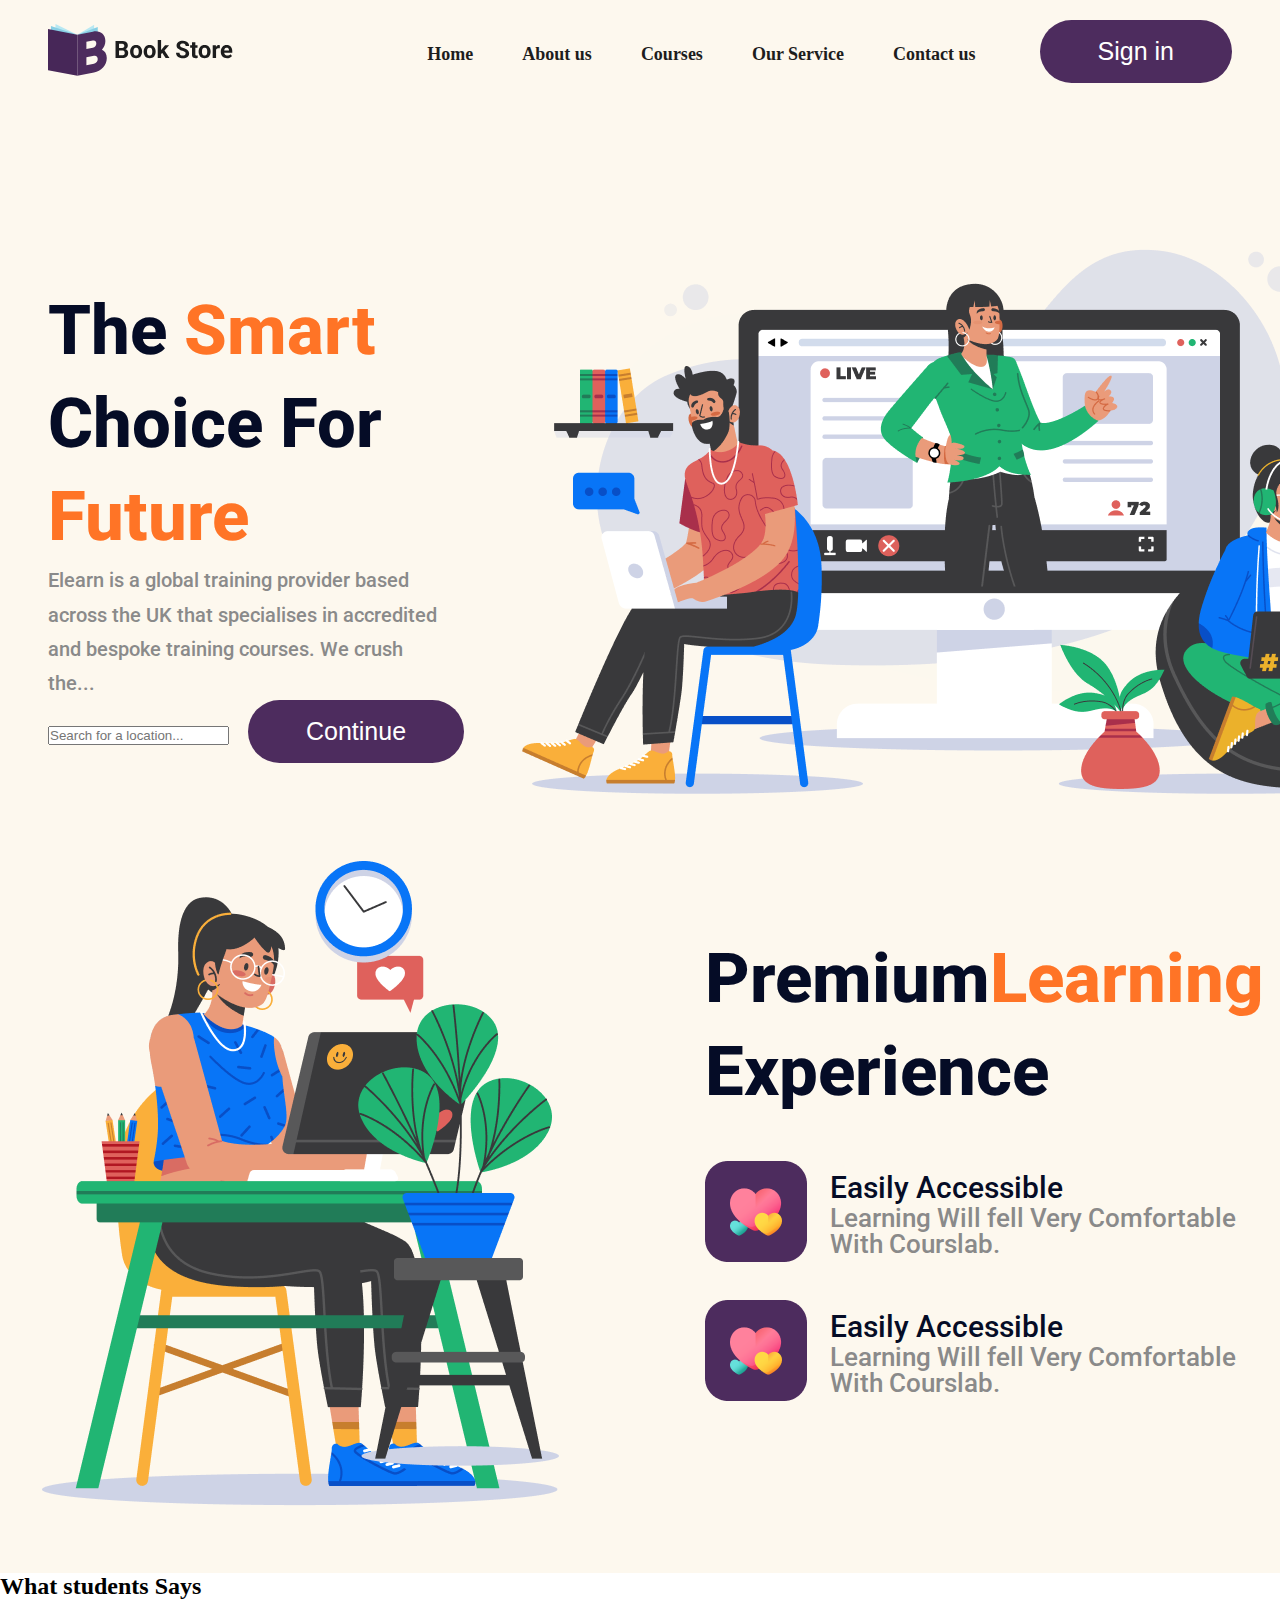
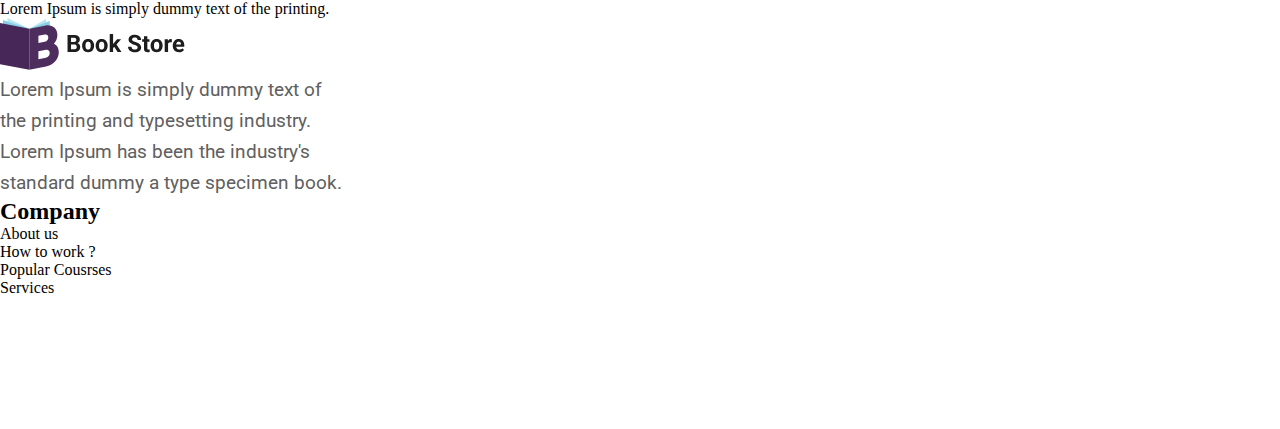
<file: index.html>
<!DOCTYPE html>
<html lang="en">
<head>
    <meta charset="UTF-8">
    <meta http-equiv="X-UA-Compatible" content="IE=edge">
    <meta name="viewport" content="width=device-width, initial-scale=1.0">
    <link rel="preconnect" href="https://fonts.googleapis.com">
<link rel="preconnect" href="https://fonts.gstatic.com" crossorigin>
<link href="https://fonts.googleapis.com/css2?family=Roboto:wght@100;300;400;500;700;900&display=swap" rel="stylesheet">
    <link rel="stylesheet" href="./assets/css/style.css">
    <title>Vardan Classes</title>
</head>

<body>
    <header>
        <div class="container">
            <div class="outerdiv">

                <div class="logo">
                    <svg width="185" height="52" viewBox="0 0 185 52" fill="none" xmlns="http://www.w3.org/2000/svg">
                    <path d="M74.2031 26.5117H69.8203L69.7969 24.0977H73.4766C74.125 24.0977 74.6562 24.0156 75.0703 23.8516C75.4844 23.6797 75.793 23.4336 75.9961 23.1133C76.207 22.7852 76.3125 22.3867 76.3125 21.918C76.3125 21.3867 76.2109 20.957 76.0078 20.6289C75.8125 20.3008 75.5039 20.0625 75.082 19.9141C74.668 19.7656 74.1328 19.6914 73.4766 19.6914H71.0391V34H67.5234V16.9375H73.4766C74.4688 16.9375 75.3555 17.0312 76.1367 17.2188C76.9258 17.4062 77.5938 17.6914 78.1406 18.0742C78.6875 18.457 79.1055 18.9414 79.3945 19.5273C79.6836 20.1055 79.8281 20.793 79.8281 21.5898C79.8281 22.293 79.668 22.9414 79.3477 23.5352C79.0352 24.1289 78.5391 24.6133 77.8594 24.9883C77.1875 25.3633 76.3086 25.5703 75.2227 25.6094L74.2031 26.5117ZM74.0508 34H68.8594L70.2305 31.2578H74.0508C74.668 31.2578 75.1719 31.1602 75.5625 30.9648C75.9531 30.7617 76.2422 30.4883 76.4297 30.1445C76.6172 29.8008 76.7109 29.4062 76.7109 28.9609C76.7109 28.4609 76.625 28.0273 76.4531 27.6602C76.2891 27.293 76.0234 27.0117 75.6562 26.8164C75.2891 26.6133 74.8047 26.5117 74.2031 26.5117H70.8164L70.8398 24.0977H75.0586L75.8672 25.0469C76.9062 25.0312 77.7422 25.2148 78.375 25.5977C79.0156 25.9727 79.4805 26.4609 79.7695 27.0625C80.0664 27.6641 80.2148 28.3086 80.2148 28.9961C80.2148 30.0898 79.9766 31.0117 79.5 31.7617C79.0234 32.5039 78.3242 33.0625 77.4023 33.4375C76.4883 33.8125 75.3711 34 74.0508 34ZM82.1016 27.7891V27.543C82.1016 26.6133 82.2344 25.7578 82.5 24.9766C82.7656 24.1875 83.1523 23.5039 83.6602 22.9258C84.168 22.3477 84.793 21.8984 85.5352 21.5781C86.2773 21.25 87.1289 21.0859 88.0898 21.0859C89.0508 21.0859 89.9062 21.25 90.6562 21.5781C91.4062 21.8984 92.0352 22.3477 92.543 22.9258C93.0586 23.5039 93.4492 24.1875 93.7148 24.9766C93.9805 25.7578 94.1133 26.6133 94.1133 27.543V27.7891C94.1133 28.7109 93.9805 29.5664 93.7148 30.3555C93.4492 31.1367 93.0586 31.8203 92.543 32.4062C92.0352 32.9844 91.4102 33.4336 90.668 33.7539C89.9258 34.0742 89.0742 34.2344 88.1133 34.2344C87.1523 34.2344 86.2969 34.0742 85.5469 33.7539C84.8047 33.4336 84.1758 32.9844 83.6602 32.4062C83.1523 31.8203 82.7656 31.1367 82.5 30.3555C82.2344 29.5664 82.1016 28.7109 82.1016 27.7891ZM85.4766 27.543V27.7891C85.4766 28.3203 85.5234 28.8164 85.6172 29.2773C85.7109 29.7383 85.8594 30.1445 86.0625 30.4961C86.2734 30.8398 86.5469 31.1094 86.8828 31.3047C87.2188 31.5 87.6289 31.5977 88.1133 31.5977C88.582 31.5977 88.9844 31.5 89.3203 31.3047C89.6562 31.1094 89.9258 30.8398 90.1289 30.4961C90.332 30.1445 90.4805 29.7383 90.5742 29.2773C90.6758 28.8164 90.7266 28.3203 90.7266 27.7891V27.543C90.7266 27.0273 90.6758 26.543 90.5742 26.0898C90.4805 25.6289 90.3281 25.2227 90.1172 24.8711C89.9141 24.5117 89.6445 24.2305 89.3086 24.0273C88.9727 23.8242 88.5664 23.7227 88.0898 23.7227C87.6133 23.7227 87.207 23.8242 86.8711 24.0273C86.543 24.2305 86.2734 24.5117 86.0625 24.8711C85.8594 25.2227 85.7109 25.6289 85.6172 26.0898C85.5234 26.543 85.4766 27.0273 85.4766 27.543ZM95.6484 27.7891V27.543C95.6484 26.6133 95.7812 25.7578 96.0469 24.9766C96.3125 24.1875 96.6992 23.5039 97.207 22.9258C97.7148 22.3477 98.3398 21.8984 99.082 21.5781C99.8242 21.25 100.676 21.0859 101.637 21.0859C102.598 21.0859 103.453 21.25 104.203 21.5781C104.953 21.8984 105.582 22.3477 106.09 22.9258C106.605 23.5039 106.996 24.1875 107.262 24.9766C107.527 25.7578 107.66 26.6133 107.66 27.543V27.7891C107.66 28.7109 107.527 29.5664 107.262 30.3555C106.996 31.1367 106.605 31.8203 106.09 32.4062C105.582 32.9844 104.957 33.4336 104.215 33.7539C103.473 34.0742 102.621 34.2344 101.66 34.2344C100.699 34.2344 99.8438 34.0742 99.0938 33.7539C98.3516 33.4336 97.7227 32.9844 97.207 32.4062C96.6992 31.8203 96.3125 31.1367 96.0469 30.3555C95.7812 29.5664 95.6484 28.7109 95.6484 27.7891ZM99.0234 27.543V27.7891C99.0234 28.3203 99.0703 28.8164 99.1641 29.2773C99.2578 29.7383 99.4062 30.1445 99.6094 30.4961C99.8203 30.8398 100.094 31.1094 100.43 31.3047C100.766 31.5 101.176 31.5977 101.66 31.5977C102.129 31.5977 102.531 31.5 102.867 31.3047C103.203 31.1094 103.473 30.8398 103.676 30.4961C103.879 30.1445 104.027 29.7383 104.121 29.2773C104.223 28.8164 104.273 28.3203 104.273 27.7891V27.543C104.273 27.0273 104.223 26.543 104.121 26.0898C104.027 25.6289 103.875 25.2227 103.664 24.8711C103.461 24.5117 103.191 24.2305 102.855 24.0273C102.52 23.8242 102.113 23.7227 101.637 23.7227C101.16 23.7227 100.754 23.8242 100.418 24.0273C100.09 24.2305 99.8203 24.5117 99.6094 24.8711C99.4062 25.2227 99.2578 25.6289 99.1641 26.0898C99.0703 26.543 99.0234 27.0273 99.0234 27.543ZM113.109 15.9883V34H109.734V15.9883H113.109ZM121.102 21.3203L115.594 27.6016L112.641 30.5898L111.41 28.1523L113.754 25.1758L117.047 21.3203H121.102ZM117.598 34L113.848 28.1406L116.18 26.1016L121.488 34H117.598ZM137.625 29.5352C137.625 29.2305 137.578 28.957 137.484 28.7148C137.398 28.4648 137.234 28.2383 136.992 28.0352C136.75 27.8242 136.41 27.6172 135.973 27.4141C135.535 27.2109 134.969 27 134.273 26.7812C133.5 26.5312 132.766 26.25 132.07 25.9375C131.383 25.625 130.773 25.2617 130.242 24.8477C129.719 24.4258 129.305 23.9375 129 23.3828C128.703 22.8281 128.555 22.1836 128.555 21.4492C128.555 20.7383 128.711 20.0938 129.023 19.5156C129.336 18.9297 129.773 18.4297 130.336 18.0156C130.898 17.5938 131.562 17.2695 132.328 17.043C133.102 16.8164 133.949 16.7031 134.871 16.7031C136.129 16.7031 137.227 16.9297 138.164 17.3828C139.102 17.8359 139.828 18.457 140.344 19.2461C140.867 20.0352 141.129 20.9375 141.129 21.9531H137.637C137.637 21.4531 137.531 21.0156 137.32 20.6406C137.117 20.2578 136.805 19.957 136.383 19.7383C135.969 19.5195 135.445 19.4102 134.812 19.4102C134.203 19.4102 133.695 19.5039 133.289 19.6914C132.883 19.8711 132.578 20.1172 132.375 20.4297C132.172 20.7344 132.07 21.0781 132.07 21.4609C132.07 21.75 132.141 22.0117 132.281 22.2461C132.43 22.4805 132.648 22.6992 132.938 22.9023C133.227 23.1055 133.582 23.2969 134.004 23.4766C134.426 23.6562 134.914 23.832 135.469 24.0039C136.398 24.2852 137.215 24.6016 137.918 24.9531C138.629 25.3047 139.223 25.6992 139.699 26.1367C140.176 26.5742 140.535 27.0703 140.777 27.625C141.02 28.1797 141.141 28.8086 141.141 29.5117C141.141 30.2539 140.996 30.918 140.707 31.5039C140.418 32.0898 140 32.5859 139.453 32.9922C138.906 33.3984 138.254 33.707 137.496 33.918C136.738 34.1289 135.891 34.2344 134.953 34.2344C134.109 34.2344 133.277 34.125 132.457 33.9062C131.637 33.6797 130.891 33.3398 130.219 32.8867C129.555 32.4336 129.023 31.8555 128.625 31.1523C128.227 30.4492 128.027 29.6172 128.027 28.6562H131.555C131.555 29.1875 131.637 29.6367 131.801 30.0039C131.965 30.3711 132.195 30.668 132.492 30.8945C132.797 31.1211 133.156 31.2852 133.57 31.3867C133.992 31.4883 134.453 31.5391 134.953 31.5391C135.562 31.5391 136.062 31.4531 136.453 31.2812C136.852 31.1094 137.145 30.8711 137.332 30.5664C137.527 30.2617 137.625 29.918 137.625 29.5352ZM149.531 21.3203V23.7109H142.148V21.3203H149.531ZM143.977 18.1914H147.352V30.1797C147.352 30.5469 147.398 30.8281 147.492 31.0234C147.594 31.2188 147.742 31.3555 147.938 31.4336C148.133 31.5039 148.379 31.5391 148.676 31.5391C148.887 31.5391 149.074 31.5312 149.238 31.5156C149.41 31.4922 149.555 31.4688 149.672 31.4453L149.684 33.9297C149.395 34.0234 149.082 34.0977 148.746 34.1523C148.41 34.207 148.039 34.2344 147.633 34.2344C146.891 34.2344 146.242 34.1133 145.688 33.8711C145.141 33.6211 144.719 33.2227 144.422 32.6758C144.125 32.1289 143.977 31.4102 143.977 30.5195V18.1914ZM150.609 27.7891V27.543C150.609 26.6133 150.742 25.7578 151.008 24.9766C151.273 24.1875 151.66 23.5039 152.168 22.9258C152.676 22.3477 153.301 21.8984 154.043 21.5781C154.785 21.25 155.637 21.0859 156.598 21.0859C157.559 21.0859 158.414 21.25 159.164 21.5781C159.914 21.8984 160.543 22.3477 161.051 22.9258C161.566 23.5039 161.957 24.1875 162.223 24.9766C162.488 25.7578 162.621 26.6133 162.621 27.543V27.7891C162.621 28.7109 162.488 29.5664 162.223 30.3555C161.957 31.1367 161.566 31.8203 161.051 32.4062C160.543 32.9844 159.918 33.4336 159.176 33.7539C158.434 34.0742 157.582 34.2344 156.621 34.2344C155.66 34.2344 154.805 34.0742 154.055 33.7539C153.312 33.4336 152.684 32.9844 152.168 32.4062C151.66 31.8203 151.273 31.1367 151.008 30.3555C150.742 29.5664 150.609 28.7109 150.609 27.7891ZM153.984 27.543V27.7891C153.984 28.3203 154.031 28.8164 154.125 29.2773C154.219 29.7383 154.367 30.1445 154.57 30.4961C154.781 30.8398 155.055 31.1094 155.391 31.3047C155.727 31.5 156.137 31.5977 156.621 31.5977C157.09 31.5977 157.492 31.5 157.828 31.3047C158.164 31.1094 158.434 30.8398 158.637 30.4961C158.84 30.1445 158.988 29.7383 159.082 29.2773C159.184 28.8164 159.234 28.3203 159.234 27.7891V27.543C159.234 27.0273 159.184 26.543 159.082 26.0898C158.988 25.6289 158.836 25.2227 158.625 24.8711C158.422 24.5117 158.152 24.2305 157.816 24.0273C157.48 23.8242 157.074 23.7227 156.598 23.7227C156.121 23.7227 155.715 23.8242 155.379 24.0273C155.051 24.2305 154.781 24.5117 154.57 24.8711C154.367 25.2227 154.219 25.6289 154.125 26.0898C154.031 26.543 153.984 27.0273 153.984 27.543ZM168.07 24.0859V34H164.695V21.3203H167.871L168.07 24.0859ZM171.891 21.2383L171.832 24.3672C171.668 24.3438 171.469 24.3242 171.234 24.3086C171.008 24.2852 170.801 24.2734 170.613 24.2734C170.137 24.2734 169.723 24.3359 169.371 24.4609C169.027 24.5781 168.738 24.7539 168.504 24.9883C168.277 25.2227 168.105 25.5078 167.988 25.8438C167.879 26.1797 167.816 26.5625 167.801 26.9922L167.121 26.7812C167.121 25.9609 167.203 25.207 167.367 24.5195C167.531 23.8242 167.77 23.2188 168.082 22.7031C168.402 22.1875 168.793 21.7891 169.254 21.5078C169.715 21.2266 170.242 21.0859 170.836 21.0859C171.023 21.0859 171.215 21.1016 171.41 21.1328C171.605 21.1562 171.766 21.1914 171.891 21.2383ZM179.086 34.2344C178.102 34.2344 177.219 34.0781 176.438 33.7656C175.656 33.4453 174.992 33.0039 174.445 32.4414C173.906 31.8789 173.492 31.2266 173.203 30.4844C172.914 29.7344 172.77 28.9375 172.77 28.0938V27.625C172.77 26.6641 172.906 25.7852 173.18 24.9883C173.453 24.1914 173.844 23.5 174.352 22.9141C174.867 22.3281 175.492 21.8789 176.227 21.5664C176.961 21.2461 177.789 21.0859 178.711 21.0859C179.609 21.0859 180.406 21.2344 181.102 21.5312C181.797 21.8281 182.379 22.25 182.848 22.7969C183.324 23.3438 183.684 24 183.926 24.7656C184.168 25.5234 184.289 26.3672 184.289 27.2969V28.7031H174.211V26.4531H180.973V26.1953C180.973 25.7266 180.887 25.3086 180.715 24.9414C180.551 24.5664 180.301 24.2695 179.965 24.0508C179.629 23.832 179.199 23.7227 178.676 23.7227C178.23 23.7227 177.848 23.8203 177.527 24.0156C177.207 24.2109 176.945 24.4844 176.742 24.8359C176.547 25.1875 176.398 25.6016 176.297 26.0781C176.203 26.5469 176.156 27.0625 176.156 27.625V28.0938C176.156 28.6016 176.227 29.0703 176.367 29.5C176.516 29.9297 176.723 30.3008 176.988 30.6133C177.262 30.9258 177.59 31.168 177.973 31.3398C178.363 31.5117 178.805 31.5977 179.297 31.5977C179.906 31.5977 180.473 31.4805 180.996 31.2461C181.527 31.0039 181.984 30.6406 182.367 30.1562L184.008 31.9375C183.742 32.3203 183.379 32.6875 182.918 33.0391C182.465 33.3906 181.918 33.6797 181.277 33.9062C180.637 34.125 179.906 34.2344 179.086 34.2344Z" fill="#1D1D1D"/>
                    <path d="M29.3433 10.65L46.1416 0.780273V9.36441L29.3433 10.65Z" fill="#B8E8F2"/>
                    <path d="M29.3433 10.6501L49.7233 3.09448V9.2157L29.3433 10.6501Z" fill="#88CFE5"/>
                    <path d="M29.3432 10.6501L7.51074 0V8.34957L29.3432 10.6501Z" fill="#B8E8F2"/>
                    <path d="M29.3432 10.65L2.90967 1.92603V7.81268L29.3432 10.65Z" fill="#88CFE5"/>
                    <path d="M29.3791 51.8476L0.0315758 46.1685L0 4.96191L29.3475 10.6456L29.3791 51.8476Z" fill="#472758"/>
                    <path d="M58.7946 34.0297C58.7946 41.3192 53.0748 47.1968 45.9973 48.5772L29.3478 51.8159L29.3433 10.65L44.8606 7.63224C51.7667 6.28801 57.3782 9.84256 57.3782 16.9607C57.3782 20.3709 56.0745 23.33 53.9274 25.6891C56.8684 27.0514 58.79 29.8527 58.7946 34.0297ZM38.4055 17.7095V24.999L44.8606 23.7405C46.8995 23.3435 48.3159 21.5392 48.3159 19.4236C48.3159 17.308 46.9581 16.045 44.8606 16.4509L38.4055 17.7095ZM49.7323 35.0852C49.7323 32.7937 48.2617 31.4315 45.9928 31.8735L38.4055 33.3486V41.229L45.9928 39.754C48.2617 39.3164 49.7323 37.3813 49.7323 35.0852Z" fill="#4D2C5E"/>
                    </svg>
                    <!-- <img src="https://yt3.googleusercontent.com/qcLKjYivpYCo3kFul1GXPYk9cSBfkEe2Rf8Cktsu2XaDc_L4yg75fubvybxabD0Vfo86vEGv=s900-c-k-c0x00ffffff-no-rj"
                        alt=""> -->
                </div>

                <div class="links">
                    <a href="#">Home</a>
                    <a href="#">About us</a>
                    <a href="#">Courses</a>
                    <a href="#">Our Service</a>
                    <a href="#">Contact us</a>
                    <button class="btn_green">Sign in</button>
                </div>

               
            </div>
        </div>
    </header>


<div class="main">

    <div class="banner">
        <div class="container">
            <div class="flex">
                <div class="left_text">
                    <h2>The <span>Smart</span></h2>
                    <h2>Choice For <span>Future</span></h2>
                    <p>Elearn is a global training provider based across the UK that specialises in accredited and bespoke training courses. We crush the...</p>
                   <div>
                    <input type="text" placeholder="Search for a location...">
                    <button class="btn_green">Continue</button>
                </div>
                </div>
                <div class="rightImg">
                    <figure>
                        <img src="./assets/img/OBJECTS.png" alt="">
                    </figure>
                </div>
            </div>
        </div>
    </div>


    <div class="banner_2">
        <div class="container">
            <div class="flex">
                <div class="leftimage">
                    <figure>
                        <img src="./assets/img/N_Object.png" alt="">
                    </figure>
                </div>
                <div class="left_text">
                    <h2>Premium<span>Learning</span> Experience</h2>
                    <div class="accessible_wapper">
                        <div class="point">
                            <figure>
                                <img src="./assets/img/Easilyimg.png" alt="">
                            </figure>
                            <div class="accessible_text">
                                <h4>Easily Accessible</h4>
                                <p class="pr-0">Learning Will fell Very Comfortable With Courslab.</p>
                            </div>
                        </div>
                        <div class="point">
                            <figure>
                                <img src="./assets/img/Easilyimg.png" alt="">
                            </figure>
                            <div class="accessible_text">
                                <h4>Easily Accessible</h4>
                                <p class="pr-0">Learning Will fell Very Comfortable With Courslab.</p>
                            </div>
                        </div>
                    </div>
                </div>
                </div>
            </div>
        </div>
        <div class="Another_text">
<h2>What students Says</h2>
<p>Lorem Ipsum is simply dummy text of the printing.</p>
        </div>
      <!-- <a target="_blank" href="https://uidevelopment.netlify.app/">live link</a> -->
</div>
<Footer>
<div class="Footer">
    <div class="logo">
        <svg width="185" height="52" viewBox="0 0 185 52" fill="none" xmlns="http://www.w3.org/2000/svg">
        <path d="M74.2031 26.5117H69.8203L69.7969 24.0977H73.4766C74.125 24.0977 74.6562 24.0156 75.0703 23.8516C75.4844 23.6797 75.793 23.4336 75.9961 23.1133C76.207 22.7852 76.3125 22.3867 76.3125 21.918C76.3125 21.3867 76.2109 20.957 76.0078 20.6289C75.8125 20.3008 75.5039 20.0625 75.082 19.9141C74.668 19.7656 74.1328 19.6914 73.4766 19.6914H71.0391V34H67.5234V16.9375H73.4766C74.4688 16.9375 75.3555 17.0312 76.1367 17.2188C76.9258 17.4062 77.5938 17.6914 78.1406 18.0742C78.6875 18.457 79.1055 18.9414 79.3945 19.5273C79.6836 20.1055 79.8281 20.793 79.8281 21.5898C79.8281 22.293 79.668 22.9414 79.3477 23.5352C79.0352 24.1289 78.5391 24.6133 77.8594 24.9883C77.1875 25.3633 76.3086 25.5703 75.2227 25.6094L74.2031 26.5117ZM74.0508 34H68.8594L70.2305 31.2578H74.0508C74.668 31.2578 75.1719 31.1602 75.5625 30.9648C75.9531 30.7617 76.2422 30.4883 76.4297 30.1445C76.6172 29.8008 76.7109 29.4062 76.7109 28.9609C76.7109 28.4609 76.625 28.0273 76.4531 27.6602C76.2891 27.293 76.0234 27.0117 75.6562 26.8164C75.2891 26.6133 74.8047 26.5117 74.2031 26.5117H70.8164L70.8398 24.0977H75.0586L75.8672 25.0469C76.9062 25.0312 77.7422 25.2148 78.375 25.5977C79.0156 25.9727 79.4805 26.4609 79.7695 27.0625C80.0664 27.6641 80.2148 28.3086 80.2148 28.9961C80.2148 30.0898 79.9766 31.0117 79.5 31.7617C79.0234 32.5039 78.3242 33.0625 77.4023 33.4375C76.4883 33.8125 75.3711 34 74.0508 34ZM82.1016 27.7891V27.543C82.1016 26.6133 82.2344 25.7578 82.5 24.9766C82.7656 24.1875 83.1523 23.5039 83.6602 22.9258C84.168 22.3477 84.793 21.8984 85.5352 21.5781C86.2773 21.25 87.1289 21.0859 88.0898 21.0859C89.0508 21.0859 89.9062 21.25 90.6562 21.5781C91.4062 21.8984 92.0352 22.3477 92.543 22.9258C93.0586 23.5039 93.4492 24.1875 93.7148 24.9766C93.9805 25.7578 94.1133 26.6133 94.1133 27.543V27.7891C94.1133 28.7109 93.9805 29.5664 93.7148 30.3555C93.4492 31.1367 93.0586 31.8203 92.543 32.4062C92.0352 32.9844 91.4102 33.4336 90.668 33.7539C89.9258 34.0742 89.0742 34.2344 88.1133 34.2344C87.1523 34.2344 86.2969 34.0742 85.5469 33.7539C84.8047 33.4336 84.1758 32.9844 83.6602 32.4062C83.1523 31.8203 82.7656 31.1367 82.5 30.3555C82.2344 29.5664 82.1016 28.7109 82.1016 27.7891ZM85.4766 27.543V27.7891C85.4766 28.3203 85.5234 28.8164 85.6172 29.2773C85.7109 29.7383 85.8594 30.1445 86.0625 30.4961C86.2734 30.8398 86.5469 31.1094 86.8828 31.3047C87.2188 31.5 87.6289 31.5977 88.1133 31.5977C88.582 31.5977 88.9844 31.5 89.3203 31.3047C89.6562 31.1094 89.9258 30.8398 90.1289 30.4961C90.332 30.1445 90.4805 29.7383 90.5742 29.2773C90.6758 28.8164 90.7266 28.3203 90.7266 27.7891V27.543C90.7266 27.0273 90.6758 26.543 90.5742 26.0898C90.4805 25.6289 90.3281 25.2227 90.1172 24.8711C89.9141 24.5117 89.6445 24.2305 89.3086 24.0273C88.9727 23.8242 88.5664 23.7227 88.0898 23.7227C87.6133 23.7227 87.207 23.8242 86.8711 24.0273C86.543 24.2305 86.2734 24.5117 86.0625 24.8711C85.8594 25.2227 85.7109 25.6289 85.6172 26.0898C85.5234 26.543 85.4766 27.0273 85.4766 27.543ZM95.6484 27.7891V27.543C95.6484 26.6133 95.7812 25.7578 96.0469 24.9766C96.3125 24.1875 96.6992 23.5039 97.207 22.9258C97.7148 22.3477 98.3398 21.8984 99.082 21.5781C99.8242 21.25 100.676 21.0859 101.637 21.0859C102.598 21.0859 103.453 21.25 104.203 21.5781C104.953 21.8984 105.582 22.3477 106.09 22.9258C106.605 23.5039 106.996 24.1875 107.262 24.9766C107.527 25.7578 107.66 26.6133 107.66 27.543V27.7891C107.66 28.7109 107.527 29.5664 107.262 30.3555C106.996 31.1367 106.605 31.8203 106.09 32.4062C105.582 32.9844 104.957 33.4336 104.215 33.7539C103.473 34.0742 102.621 34.2344 101.66 34.2344C100.699 34.2344 99.8438 34.0742 99.0938 33.7539C98.3516 33.4336 97.7227 32.9844 97.207 32.4062C96.6992 31.8203 96.3125 31.1367 96.0469 30.3555C95.7812 29.5664 95.6484 28.7109 95.6484 27.7891ZM99.0234 27.543V27.7891C99.0234 28.3203 99.0703 28.8164 99.1641 29.2773C99.2578 29.7383 99.4062 30.1445 99.6094 30.4961C99.8203 30.8398 100.094 31.1094 100.43 31.3047C100.766 31.5 101.176 31.5977 101.66 31.5977C102.129 31.5977 102.531 31.5 102.867 31.3047C103.203 31.1094 103.473 30.8398 103.676 30.4961C103.879 30.1445 104.027 29.7383 104.121 29.2773C104.223 28.8164 104.273 28.3203 104.273 27.7891V27.543C104.273 27.0273 104.223 26.543 104.121 26.0898C104.027 25.6289 103.875 25.2227 103.664 24.8711C103.461 24.5117 103.191 24.2305 102.855 24.0273C102.52 23.8242 102.113 23.7227 101.637 23.7227C101.16 23.7227 100.754 23.8242 100.418 24.0273C100.09 24.2305 99.8203 24.5117 99.6094 24.8711C99.4062 25.2227 99.2578 25.6289 99.1641 26.0898C99.0703 26.543 99.0234 27.0273 99.0234 27.543ZM113.109 15.9883V34H109.734V15.9883H113.109ZM121.102 21.3203L115.594 27.6016L112.641 30.5898L111.41 28.1523L113.754 25.1758L117.047 21.3203H121.102ZM117.598 34L113.848 28.1406L116.18 26.1016L121.488 34H117.598ZM137.625 29.5352C137.625 29.2305 137.578 28.957 137.484 28.7148C137.398 28.4648 137.234 28.2383 136.992 28.0352C136.75 27.8242 136.41 27.6172 135.973 27.4141C135.535 27.2109 134.969 27 134.273 26.7812C133.5 26.5312 132.766 26.25 132.07 25.9375C131.383 25.625 130.773 25.2617 130.242 24.8477C129.719 24.4258 129.305 23.9375 129 23.3828C128.703 22.8281 128.555 22.1836 128.555 21.4492C128.555 20.7383 128.711 20.0938 129.023 19.5156C129.336 18.9297 129.773 18.4297 130.336 18.0156C130.898 17.5938 131.562 17.2695 132.328 17.043C133.102 16.8164 133.949 16.7031 134.871 16.7031C136.129 16.7031 137.227 16.9297 138.164 17.3828C139.102 17.8359 139.828 18.457 140.344 19.2461C140.867 20.0352 141.129 20.9375 141.129 21.9531H137.637C137.637 21.4531 137.531 21.0156 137.32 20.6406C137.117 20.2578 136.805 19.957 136.383 19.7383C135.969 19.5195 135.445 19.4102 134.812 19.4102C134.203 19.4102 133.695 19.5039 133.289 19.6914C132.883 19.8711 132.578 20.1172 132.375 20.4297C132.172 20.7344 132.07 21.0781 132.07 21.4609C132.07 21.75 132.141 22.0117 132.281 22.2461C132.43 22.4805 132.648 22.6992 132.938 22.9023C133.227 23.1055 133.582 23.2969 134.004 23.4766C134.426 23.6562 134.914 23.832 135.469 24.0039C136.398 24.2852 137.215 24.6016 137.918 24.9531C138.629 25.3047 139.223 25.6992 139.699 26.1367C140.176 26.5742 140.535 27.0703 140.777 27.625C141.02 28.1797 141.141 28.8086 141.141 29.5117C141.141 30.2539 140.996 30.918 140.707 31.5039C140.418 32.0898 140 32.5859 139.453 32.9922C138.906 33.3984 138.254 33.707 137.496 33.918C136.738 34.1289 135.891 34.2344 134.953 34.2344C134.109 34.2344 133.277 34.125 132.457 33.9062C131.637 33.6797 130.891 33.3398 130.219 32.8867C129.555 32.4336 129.023 31.8555 128.625 31.1523C128.227 30.4492 128.027 29.6172 128.027 28.6562H131.555C131.555 29.1875 131.637 29.6367 131.801 30.0039C131.965 30.3711 132.195 30.668 132.492 30.8945C132.797 31.1211 133.156 31.2852 133.57 31.3867C133.992 31.4883 134.453 31.5391 134.953 31.5391C135.562 31.5391 136.062 31.4531 136.453 31.2812C136.852 31.1094 137.145 30.8711 137.332 30.5664C137.527 30.2617 137.625 29.918 137.625 29.5352ZM149.531 21.3203V23.7109H142.148V21.3203H149.531ZM143.977 18.1914H147.352V30.1797C147.352 30.5469 147.398 30.8281 147.492 31.0234C147.594 31.2188 147.742 31.3555 147.938 31.4336C148.133 31.5039 148.379 31.5391 148.676 31.5391C148.887 31.5391 149.074 31.5312 149.238 31.5156C149.41 31.4922 149.555 31.4688 149.672 31.4453L149.684 33.9297C149.395 34.0234 149.082 34.0977 148.746 34.1523C148.41 34.207 148.039 34.2344 147.633 34.2344C146.891 34.2344 146.242 34.1133 145.688 33.8711C145.141 33.6211 144.719 33.2227 144.422 32.6758C144.125 32.1289 143.977 31.4102 143.977 30.5195V18.1914ZM150.609 27.7891V27.543C150.609 26.6133 150.742 25.7578 151.008 24.9766C151.273 24.1875 151.66 23.5039 152.168 22.9258C152.676 22.3477 153.301 21.8984 154.043 21.5781C154.785 21.25 155.637 21.0859 156.598 21.0859C157.559 21.0859 158.414 21.25 159.164 21.5781C159.914 21.8984 160.543 22.3477 161.051 22.9258C161.566 23.5039 161.957 24.1875 162.223 24.9766C162.488 25.7578 162.621 26.6133 162.621 27.543V27.7891C162.621 28.7109 162.488 29.5664 162.223 30.3555C161.957 31.1367 161.566 31.8203 161.051 32.4062C160.543 32.9844 159.918 33.4336 159.176 33.7539C158.434 34.0742 157.582 34.2344 156.621 34.2344C155.66 34.2344 154.805 34.0742 154.055 33.7539C153.312 33.4336 152.684 32.9844 152.168 32.4062C151.66 31.8203 151.273 31.1367 151.008 30.3555C150.742 29.5664 150.609 28.7109 150.609 27.7891ZM153.984 27.543V27.7891C153.984 28.3203 154.031 28.8164 154.125 29.2773C154.219 29.7383 154.367 30.1445 154.57 30.4961C154.781 30.8398 155.055 31.1094 155.391 31.3047C155.727 31.5 156.137 31.5977 156.621 31.5977C157.09 31.5977 157.492 31.5 157.828 31.3047C158.164 31.1094 158.434 30.8398 158.637 30.4961C158.84 30.1445 158.988 29.7383 159.082 29.2773C159.184 28.8164 159.234 28.3203 159.234 27.7891V27.543C159.234 27.0273 159.184 26.543 159.082 26.0898C158.988 25.6289 158.836 25.2227 158.625 24.8711C158.422 24.5117 158.152 24.2305 157.816 24.0273C157.48 23.8242 157.074 23.7227 156.598 23.7227C156.121 23.7227 155.715 23.8242 155.379 24.0273C155.051 24.2305 154.781 24.5117 154.57 24.8711C154.367 25.2227 154.219 25.6289 154.125 26.0898C154.031 26.543 153.984 27.0273 153.984 27.543ZM168.07 24.0859V34H164.695V21.3203H167.871L168.07 24.0859ZM171.891 21.2383L171.832 24.3672C171.668 24.3438 171.469 24.3242 171.234 24.3086C171.008 24.2852 170.801 24.2734 170.613 24.2734C170.137 24.2734 169.723 24.3359 169.371 24.4609C169.027 24.5781 168.738 24.7539 168.504 24.9883C168.277 25.2227 168.105 25.5078 167.988 25.8438C167.879 26.1797 167.816 26.5625 167.801 26.9922L167.121 26.7812C167.121 25.9609 167.203 25.207 167.367 24.5195C167.531 23.8242 167.77 23.2188 168.082 22.7031C168.402 22.1875 168.793 21.7891 169.254 21.5078C169.715 21.2266 170.242 21.0859 170.836 21.0859C171.023 21.0859 171.215 21.1016 171.41 21.1328C171.605 21.1562 171.766 21.1914 171.891 21.2383ZM179.086 34.2344C178.102 34.2344 177.219 34.0781 176.438 33.7656C175.656 33.4453 174.992 33.0039 174.445 32.4414C173.906 31.8789 173.492 31.2266 173.203 30.4844C172.914 29.7344 172.77 28.9375 172.77 28.0938V27.625C172.77 26.6641 172.906 25.7852 173.18 24.9883C173.453 24.1914 173.844 23.5 174.352 22.9141C174.867 22.3281 175.492 21.8789 176.227 21.5664C176.961 21.2461 177.789 21.0859 178.711 21.0859C179.609 21.0859 180.406 21.2344 181.102 21.5312C181.797 21.8281 182.379 22.25 182.848 22.7969C183.324 23.3438 183.684 24 183.926 24.7656C184.168 25.5234 184.289 26.3672 184.289 27.2969V28.7031H174.211V26.4531H180.973V26.1953C180.973 25.7266 180.887 25.3086 180.715 24.9414C180.551 24.5664 180.301 24.2695 179.965 24.0508C179.629 23.832 179.199 23.7227 178.676 23.7227C178.23 23.7227 177.848 23.8203 177.527 24.0156C177.207 24.2109 176.945 24.4844 176.742 24.8359C176.547 25.1875 176.398 25.6016 176.297 26.0781C176.203 26.5469 176.156 27.0625 176.156 27.625V28.0938C176.156 28.6016 176.227 29.0703 176.367 29.5C176.516 29.9297 176.723 30.3008 176.988 30.6133C177.262 30.9258 177.59 31.168 177.973 31.3398C178.363 31.5117 178.805 31.5977 179.297 31.5977C179.906 31.5977 180.473 31.4805 180.996 31.2461C181.527 31.0039 181.984 30.6406 182.367 30.1562L184.008 31.9375C183.742 32.3203 183.379 32.6875 182.918 33.0391C182.465 33.3906 181.918 33.6797 181.277 33.9062C180.637 34.125 179.906 34.2344 179.086 34.2344Z" fill="#1D1D1D"/>
        <path d="M29.3433 10.65L46.1416 0.780273V9.36441L29.3433 10.65Z" fill="#B8E8F2"/>
        <path d="M29.3433 10.6501L49.7233 3.09448V9.2157L29.3433 10.6501Z" fill="#88CFE5"/>
        <path d="M29.3432 10.6501L7.51074 0V8.34957L29.3432 10.6501Z" fill="#B8E8F2"/>
        <path d="M29.3432 10.65L2.90967 1.92603V7.81268L29.3432 10.65Z" fill="#88CFE5"/>
        <path d="M29.3791 51.8476L0.0315758 46.1685L0 4.96191L29.3475 10.6456L29.3791 51.8476Z" fill="#472758"/>
        <path d="M58.7946 34.0297C58.7946 41.3192 53.0748 47.1968 45.9973 48.5772L29.3478 51.8159L29.3433 10.65L44.8606 7.63224C51.7667 6.28801 57.3782 9.84256 57.3782 16.9607C57.3782 20.3709 56.0745 23.33 53.9274 25.6891C56.8684 27.0514 58.79 29.8527 58.7946 34.0297ZM38.4055 17.7095V24.999L44.8606 23.7405C46.8995 23.3435 48.3159 21.5392 48.3159 19.4236C48.3159 17.308 46.9581 16.045 44.8606 16.4509L38.4055 17.7095ZM49.7323 35.0852C49.7323 32.7937 48.2617 31.4315 45.9928 31.8735L38.4055 33.3486V41.229L45.9928 39.754C48.2617 39.3164 49.7323 37.3813 49.7323 35.0852Z" fill="#4D2C5E"/>
        </svg>
<div class="Footer_text">
    <p>Lorem Ipsum is simply dummy text of</p>
    <p>the printing and typesetting industry.</p> 
    <p>Lorem Ipsum has been the industry's</p>
    <p>standard dummy a type specimen book.</p>
</div class ="side_text_footer">
<h2>Company</h2>
<p>About us</p>
<p>How to work ?</p>
<p>Popular Cousrses</p>
<p>Services</p>

</div>
</Footer>



</body>

</html>
</file>
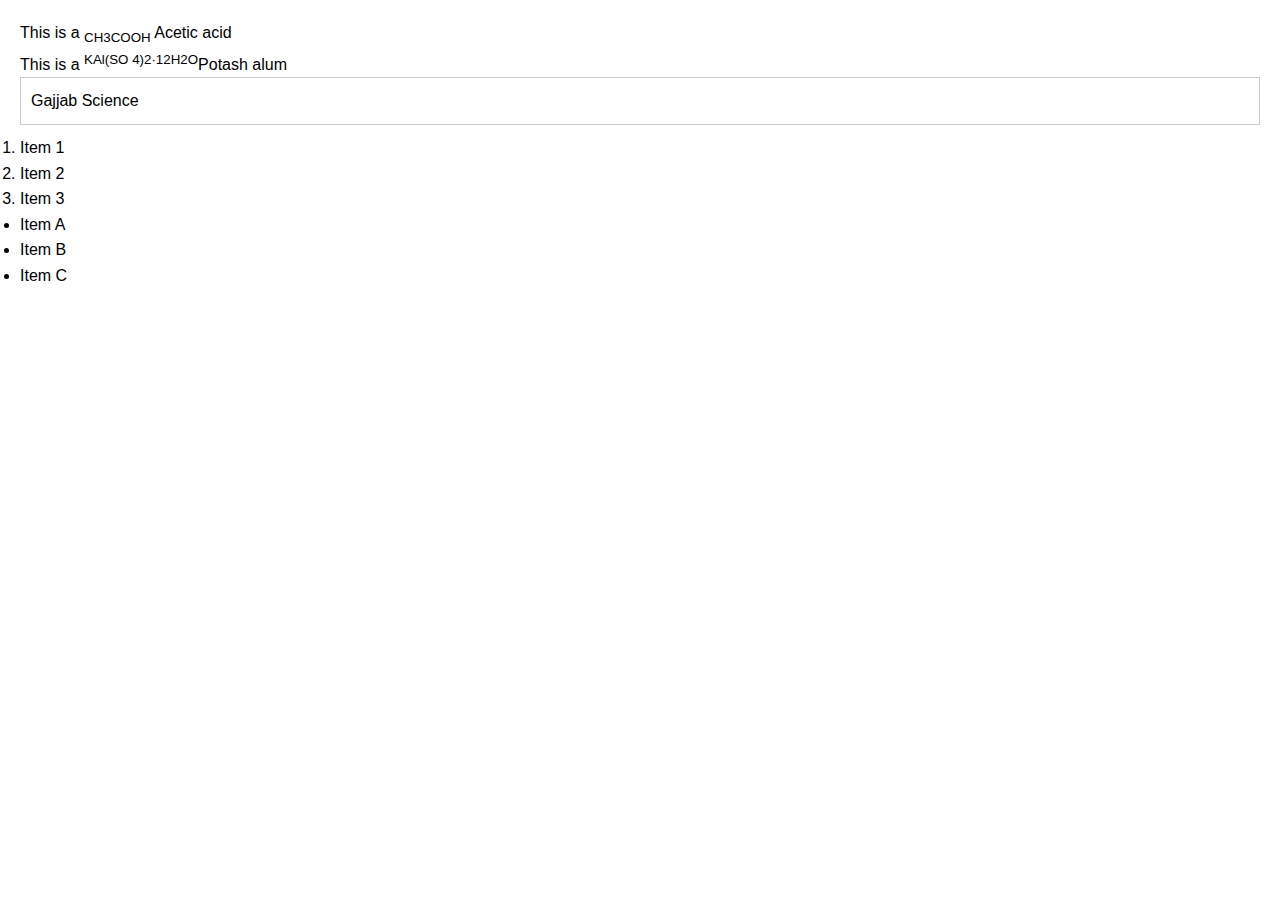
<file: Index_1.html>
<!DOCTYPE html>
<html lang="en">
<head>
  <meta charset="UTF-8">
  <meta name="viewport" content="width=device-width, initial-scale=1.0">
  <link rel="stylesheet" href="./assets/css/style.css">
  <title>Some Scientific Formula</title>
  <style>
    /* Adding some basic styling for demonstration purposes */
    body {
      font-family: Arial, sans-serif;
      line-height: 1.6;
      margin: 20px;
    }
    .example-div {
      border: 1px solid #ccc;
      padding: 10px;
      margin-bottom: 10px;
    }
  </style>
</head>
<body>

  <!-- Subscript Example -->
  <p>This is a <sub>CH3COOH</sub> Acetic acid</p>

  <!-- Superscript Example -->
  <p>This is a <sup>KAl(SO 4)2·12H2O</sup>Potash alum</p>

  <!-- Division Example -->
  <div class="example-div">
    <p>Gajjab Science</p>
  </div>

  <!-- Ordered List Example -->
  <ol>
    <li>Item 1</li>
    <li>Item 2</li>
    <li>Item 3</li>
  </ol>

  <!-- Unordered List Example -->
  <ul>
    <li>Item A</li>
    <li>Item B</li>
    <li>Item C</li>
  </ul>

</body>
</html>
</file>
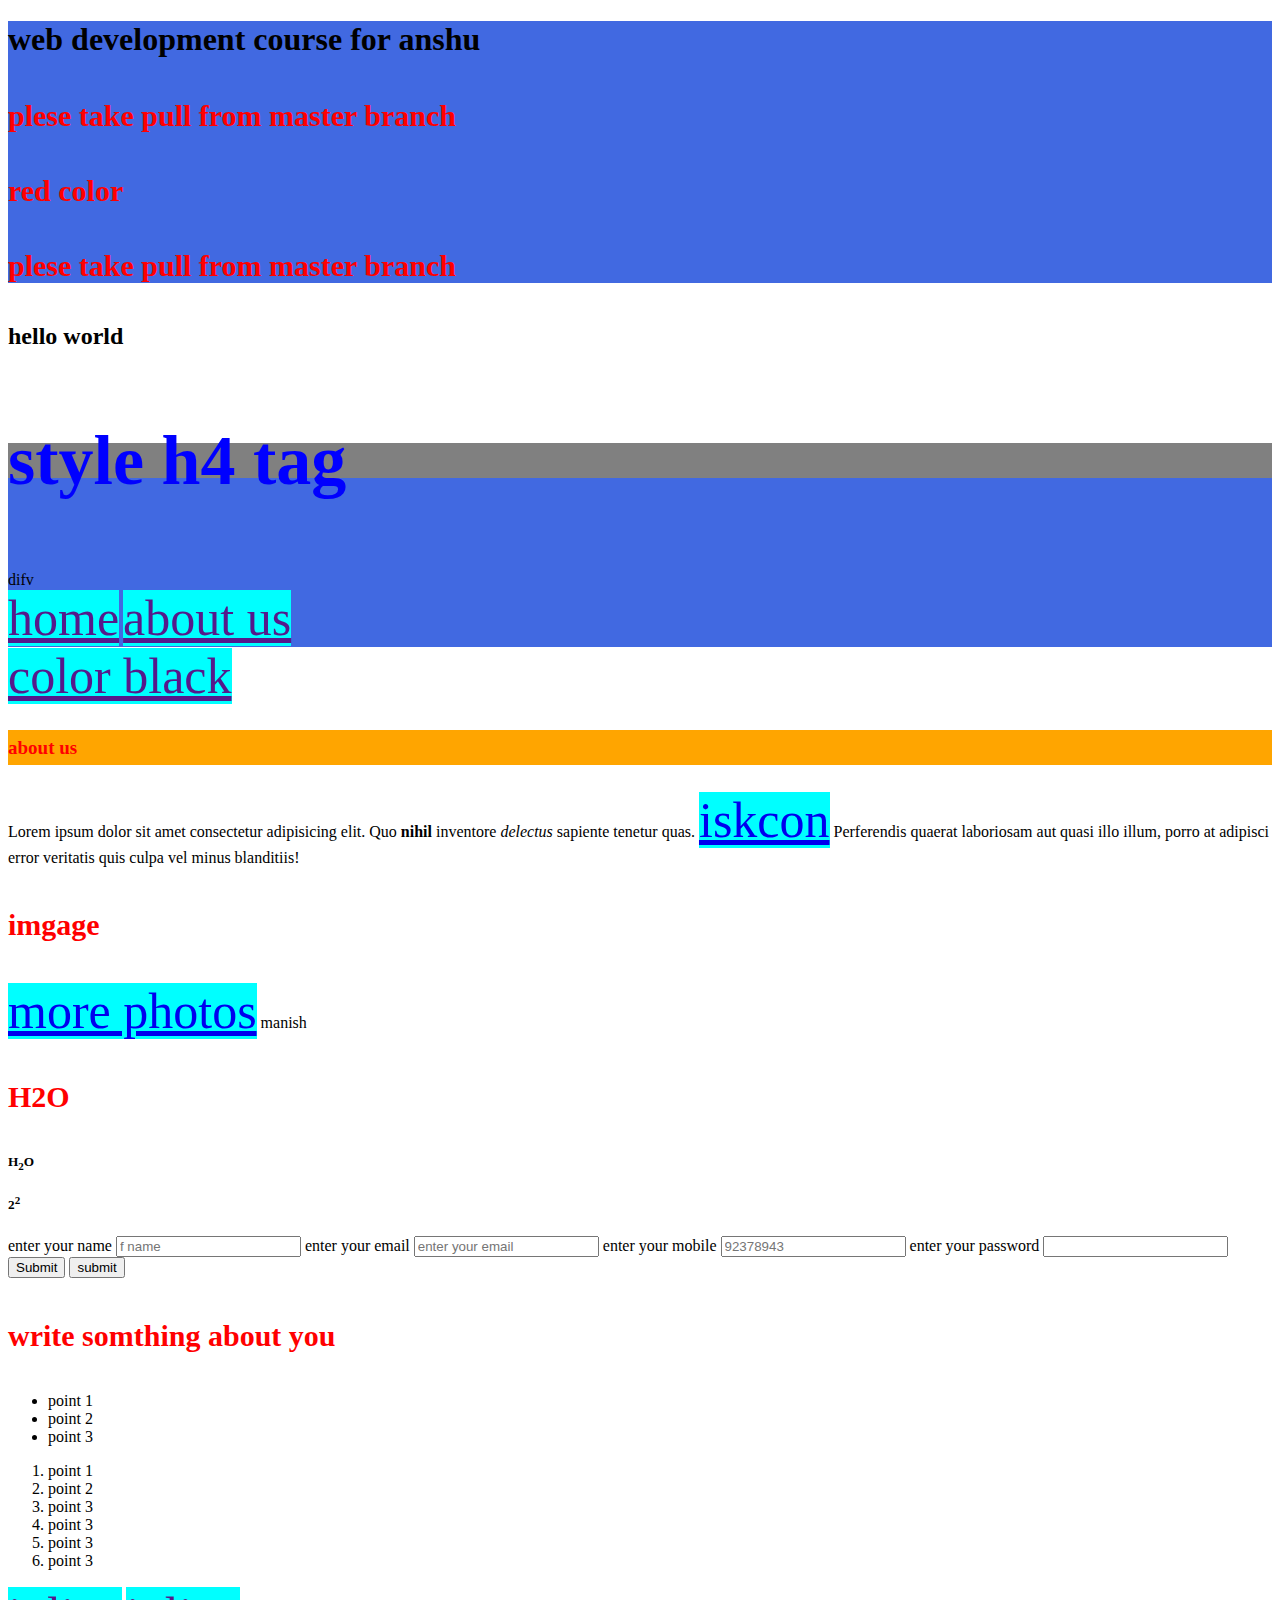
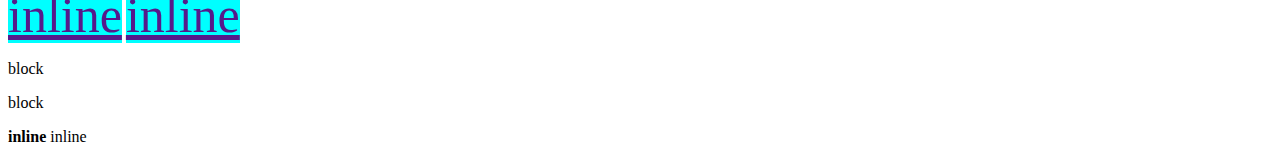
<file: old.html>
<!DOCTYPE html>
<html lang="en">

<head>
    <meta charset="UTF-8">
    <meta http-equiv="X-UA-Compatible" content="IE=edge">
    <meta name="viewport" content="width=device-width, initial-scale=1.0">
    <link rel="stylesheet" href="./assets/css/old.css">
    <title>Web development</title>
<!-- 
    <style>

body{
    background-color: #fff;
}

    </style> -->
</head>

<body>
    <div>
    <h1>web development course for anshu</h1>
    <h4 class="link">plese take pull from master branch </h4>
    <h4 class="link">red color </h4>
    <h4>plese take pull from master branch </h4>
</div>
    <h2>hello world</h2>
    <div class="link" id="links">
        <h4 class="abc">style h4 tag</h4>
        <div>
            difv
            <div>
                <div></div>
            </div>
        </div>
        <a href="">home</a>
        <a href="">about us</a>
    </div>
    <a href="">color black</a>
    <section class="about_us">
        <h4 style="font-size: 19px;color:red;background-color: orange;">about us</h4>
        <p>Lorem ipsum dolor sit amet consectetur <span> adipisicing </span> elit. Quo <strong>nihil</strong> inventore
            <em>delectus</em> sapiente tenetur quas. <a href="https://www.youtube.com/@VardaanClasses">iskcon</a>
            Perferendis quaerat
            laboriosam aut quasi illo illum, porro at adipisci error veritatis quis culpa vel minus blanditiis!
        </p>
        <h4>imgage</h4>

        <a href="#">more photos</a>
        <span>manish</span>


        <h4>H2O</h4>
        <h5>H<sub>2</sub>O</h5>

        <h5>2<sup>2</sup></h5>
    </section>

    <label for="">enter your name</label>
    <input type="text" placeholder="f name" required>
    <label for="">enter your email</label>
    <input type="email" placeholder="enter your email">
    <label for="">enter your mobile</label>
    <input type="tel" placeholder="92378943">
    <label for="">enter your password</label>
    <input type="password">
    <input type="submit">
    <button>submit</button>

    <h4>write somthing about you</h4>
    <ul>
        <li>point 1</li>
        <li>point 2</li>
        <li>point 3</li>
    </ul>

    <ol>
        <li>point 1</li>
        <li>point 2</li>
        <li>point 3</li>
        <li>point 3</li>
        <li>point 3</li>
        <li>point 3</li>

    </ol>




    <a href="">inline</a>
    <a href="">inline</a>
    <p>
        block
    </p>
    <p>block</p>
    <strong>inline</strong>
    <span>inline</span>



    <!-- <span></span>
    <strong></strong>
    <sub></sub>
    <sup></sup>
    <em></em>
    <a href=""></a>
    <img src="" alt="">
    <video src=""></video>
    <audio src=""></audio>
    <label for=""></label>
    <input type="text">
    <button></button> -->




    <ul></ul>
    <ol></ol>

    <!-- <table></table> -->


</body>

</html>
</file>
<file: assets/css/style.css>
*{
  margin: 0;
  padding: 0;
  box-sizing: border-box;  
}
/* font-family: 'Roboto', sans-serif; */
header{
    background: #FDF8EE;
    padding: 20px 0;
}
.container{
    max-width: 1920px;
    width: 100%;
    margin: 0 auto;
    padding: 0 48px;
}

.logo img{
    width: 80px;
    height: 80px;
}
.outerdiv {
    display: flex;
    justify-content: space-between;
    align-items: center;
}


.links a{
    color: #1D1D1D;
/* font-family: Roboto; */
font-size: 18px;
font-style: normal;
font-weight: 600;
line-height: normal;
text-decoration: none;
margin-right: 45px;
display: inline-block;
}

.btn_green
{
margin-left: 15px;
font-size: 25px;
line-height: 1;
font-weight: 500;
color: #fff;
border:  1px solid transparent;
background-color: #4D2C5E;
border-radius: 218px;
padding: 18px 57px;
/* padding: 18px 57px 18px 57px; top ,right , bottom , left */
/* padding: 10px 59px; top & bottom , left & right */
/* padding: 18px 57px 18px; top , left & right , bottom */
cursor: pointer;
transition: all 0.3s ease;
}


.banner{
    background: #FDF8EE;
    padding-top: 146px;
}
.flex {
    display: flex;
    align-items: center;
    justify-content: space-between
} 
.left_text{
    max-width: 40%;
}
.rightImg{
    max-width: 60%;
}
.left_text h2{
    color: #050C26;
font-size: 69px;
font-style: normal;
font-weight: 800;
line-height: 135%; /* 93.15px */
font-family: 'Roboto', sans-serif;
}

.left_text h2 span{
    color: #FF7426;
}

.left_text p{
    color: #8A8A8A;
    font-family: 'Roboto', sans-serif;
font-size: 20px;
font-style: normal;
font-weight: 500;
line-height: 171%; /* 34.2px */
padding-right: 70px;
}
.banner_2 .flex{
    justify-content: center;
}
.leftimage{
    margin-right: 146px;
}
.point {
    display: flex;
    align-items: center;
}
.point h4{
    color: #050C26;
    font-family: 'Roboto', sans-serif;
font-size: 30px;
font-style: normal;
font-weight: 500;
line-height: 35px; /* 51.3px */
}
.point p{
    color: #8A8A8A;
    font-family: 'Roboto', sans-serif;
font-size: 26px;
font-style: normal;
font-weight: 500;
line-height: 1; /* 44.46px */
}
/* 
What are Pseudo-classes?
A pseudo-class is used to define a special state of an element.

For example, it can be used to:

Style an element when a user mouses over it
Style visited and unvisited links differently
Style an element when it gets focus */

/* link https://www.w3schools.com/css/css_pseudo_classes.asp */
.btn_green:hover{
    border: 1px solid #4D2C5E;
    background-color: #fff;
    color: #4D2C5E;
} 
.pr-0{
    padding-right: 0 !important;
}

.banner_2 .left_text{
 max-width: 45%;   
}
.point{
    margin-bottom: 34px;
}
.point figure{
    margin-right: 23px;
}
.banner_2 .left_text h2{
    margin-bottom: 43px;
}
.banner_2{
    padding: 63px 0;
    background-color: #FDF8EE;
}

/* .justify-content-center{
    justify-content: center !important;
} */

.Another_Text{
    color: #06185a;
    font-family: Poppins;
    font-size: 40px;
    font-style: normal;
    font-weight: 600;
    line-height: 167.5%; /* 67px */
    letter-spacing: 0.8px;
    text-transform: capitalize;
}
.Footer_text{
    color: #606060;
    text-align: justify;
    font-family: Roboto;
    font-size: 19px;
    font-style: normal;
    font-weight: 400;
    line-height: 31px; /* 163.158% */
}

.Footer{
    width: 1920px;
    height: 411px;
    flex-shrink: 0;
}

.side_text_footer{
    color: #606060;
    text-align: justify;
    font-family: Roboto;
    font-size: 19px;
    font-style: normal;
    font-weight: 400;
    line-height: 31px; /* 163.158% */
    width: 1920px

}
</file>
<file: assets/css/old.css>
/* body{
    background-color: red;
}

body{
    background-color: gray;
} */

h4{
    color: red;
    font-size: 30px;
    line-height: 35px;
}

a{
    font-size: 50px;
    background-color: aqua;
}
/* h4 class id div  */
div{
    background-color: royalblue;
}
.link h4{
  background-color: gray;     
}
.abc{
    font-size: 70px;
}
#links h4{
    color: blue;
}
/* .link a:last-child{
    color: chartreuse;
} */

/* .class, #id, tag, */
</file>
